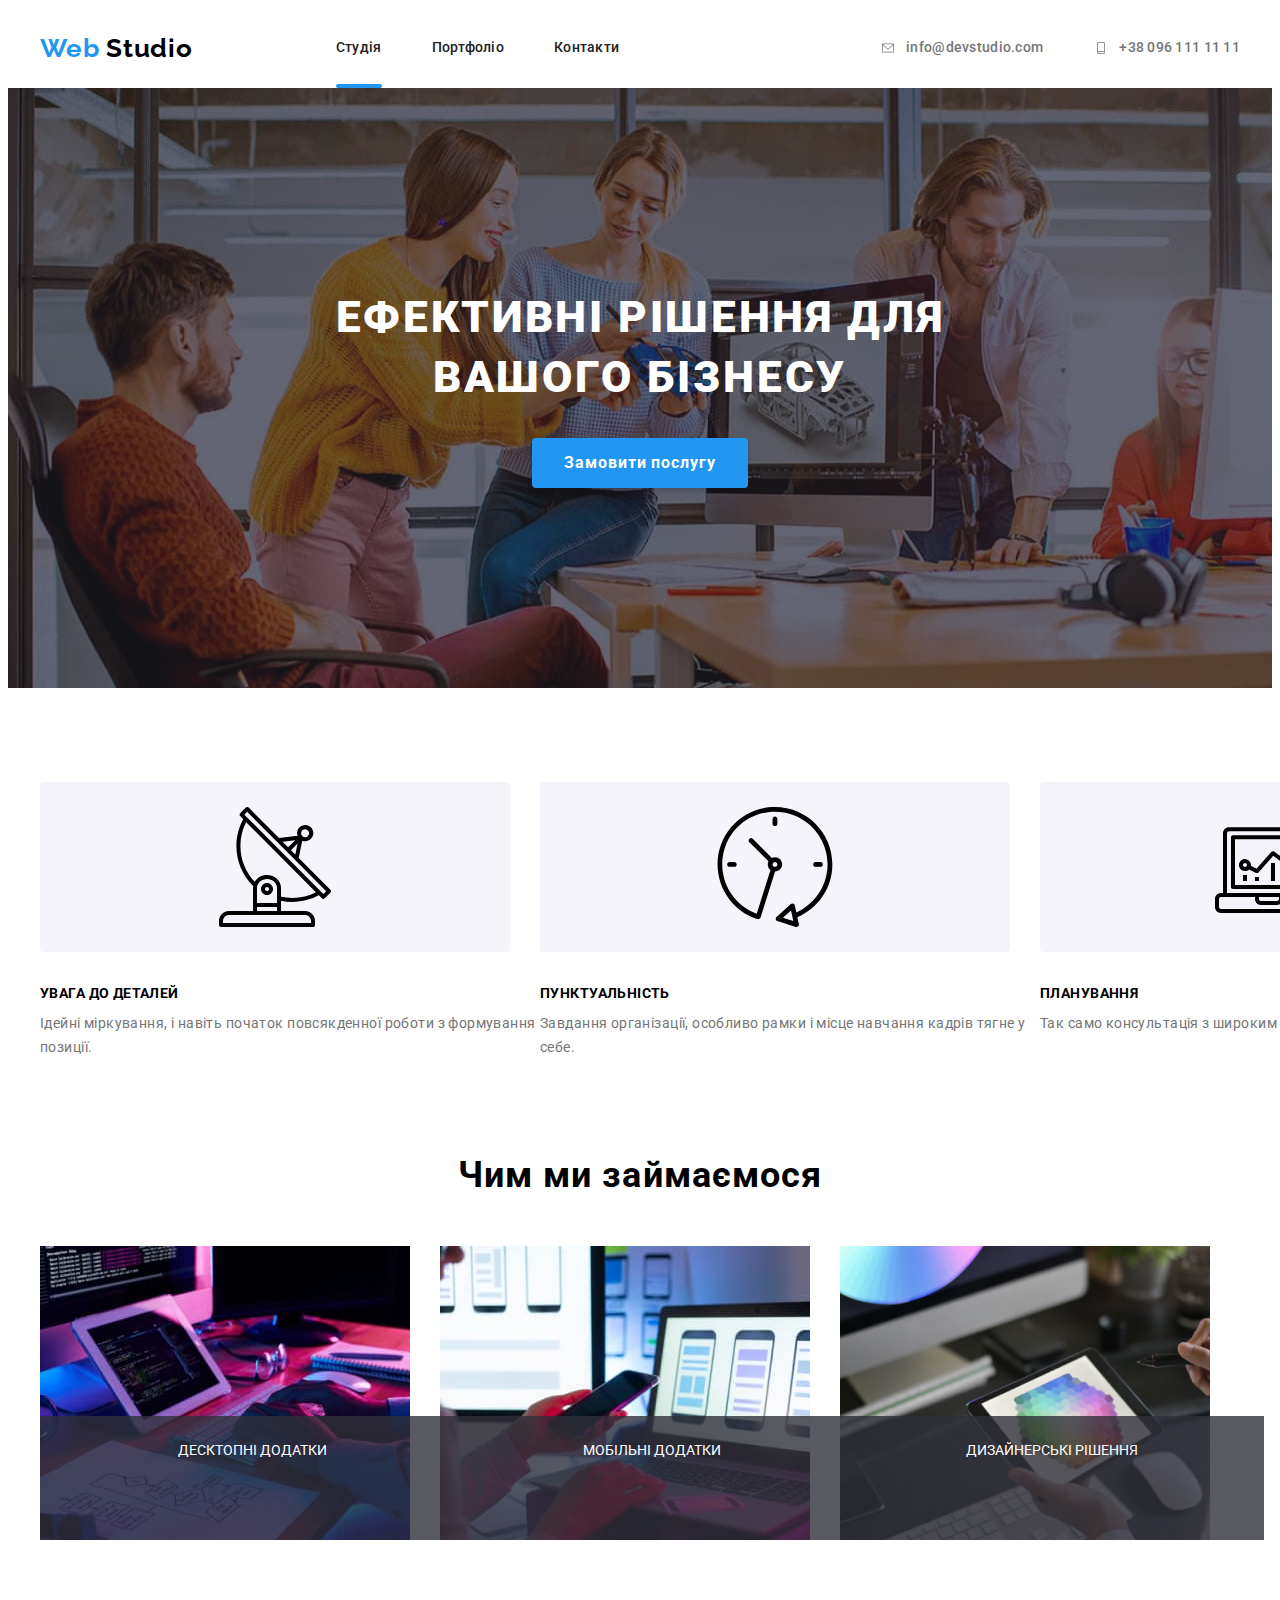
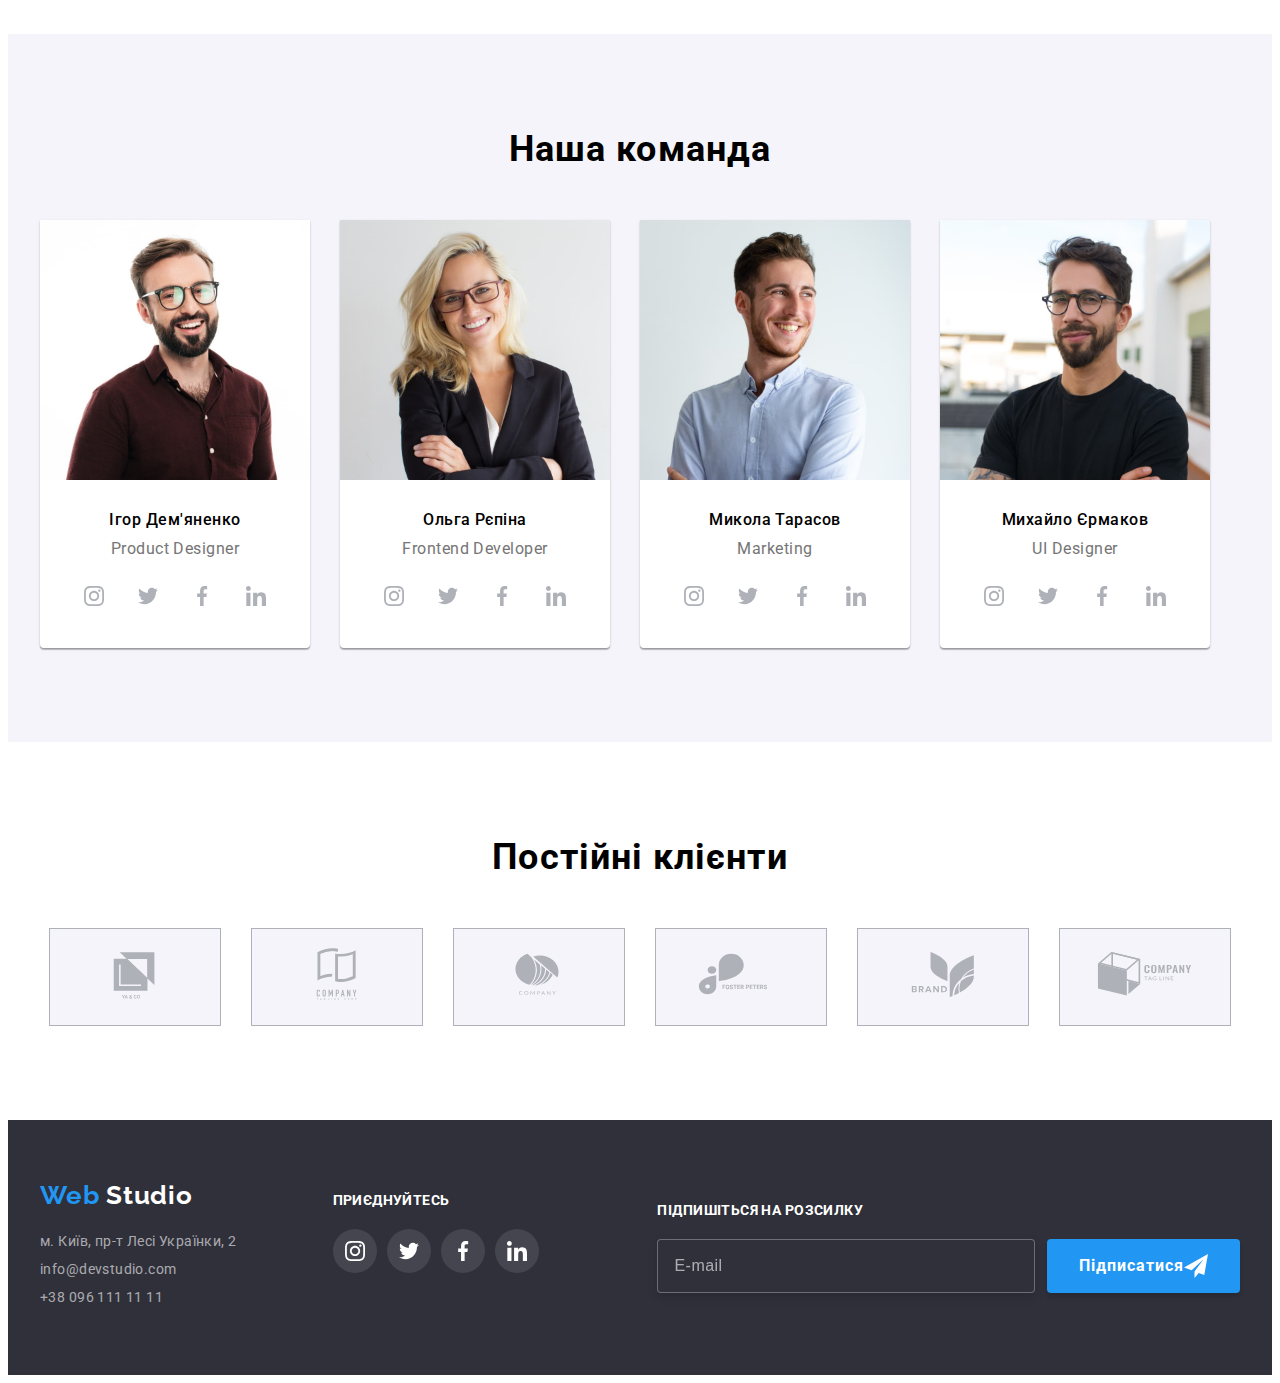
<file: index.html>
<!DOCTYPE html>
<html lang="uk">
  <head>
    <meta charset="UTF-8" />
    <meta http-equiv="X-UA-Compatible" content="IE=edge" />
    <meta name="viewport" content="width=device-width, initial-scale=1.0" />
    <title>WebStuio</title>
    <link rel="preconnect" href="https://fonts.googleapis.com" />
    <link rel="preconnect" href="https://fonts.gstatic.com" crossorigin />
    <link
      href="https://fonts.googleapis.com/css2?family=Raleway:wght@700&family=Roboto:wght@400;500;700;900&display=swap"
      rel="stylesheet"
    />
    <link
      rel="stylesheet"
      href="https://cdnjs.cloudflare.com/ajax/libs/modern-normalize/1.1.0/modern-normalize.min.css"
      integrity="sha512-wpPYUAdjBVSE4KJnH1VR1HeZfpl1ub8YT/NKx4PuQ5NmX2tKuGu6U/JRp5y+Y8XG2tV+wKQpNHVUX03MfMFn9Q=="
      crossorigin="anonymous"
      referrerpolicy="no-referrer"
    />
    <link rel="stylesheet" href="./css/main.min.css" />
  </head>
  <body>
    <!--Шапка сайта-->
    <header>
      <div class="container header-nav">
        <a href="./index.html" class="logo link">
          <span class="logo__web">Web</span>
          <span class="logo__studio">Studio</span>
        </a>
        <nav>
          <ul class="site-nav">
            <li class="site-nav__item">
              <a class="site-nav__link link current" href="./index.html">Студія</a>
            </li>
            <li class="site-nav__item">
              <a class="site-nav__link link" href="./portfolio.html">Портфоліо</a>
            </li>
            <li class="site-nav__item"><a class="site-nav__link link" href="#">Контакти</a></li>
          </ul>
        </nav>
        <ul class="header-contacts">
          <li class="header-contacts__item">
            <a href="mailto:info@devstudio.com" class="header-contacts__link link">
              <svg class="header-contacts__icon" width="16" height="12">
                <use href="./images/symbol-defs.svg#icon-envelope"></use>
              </svg>
              info@devstudio.com</a
            >
          </li>
          <li class="header-contacts__item">
            <a href="tel:+380961111111" class="header-contacts__link link">
              <svg class="header-contacts__icon" width="16" height="12">
                <use href="./images/symbol-defs.svg#icon-smartphone"></use>
              </svg>
              +38 096 111 11 11</a
            >
          </li>
        </ul>
      </div>
    </header>
    <main>
      <!-- Герой -->
      <section class="section hero">
        <div class="container">
          <h1 class="hero__title">Ефективні рішення для вашого бізнесу</h1>
          <button data-modal-open type="button" class="button">Замовити послугу</button>
        </div>
      </section>
      <!-- Модальне вікно -->
      <div data-modal class="backdrop is-hidden">
        <div class="modal">
          <button data-modal-close class="modal__close">
            <svg class="modal__icon" width="18" height="18">
              <use href="./images/symbol-defs.svg#icon-close-modal"></use>
            </svg>
          </button>
          <h2 class="modal__title">Залиште свої дані, ми вам передзвонимо</h2>
          <form class="form">
            <div class="line">
              <label for="name" class="line__label"> Ім'я</label>
              <div class="line__wrapper">
                <input type="text" class="line__input" name="wrapper" id="name" placeholder="" />
                <svg class="line__icon" width="18" height="18">
                  <use href="./images/symbol-defs.svg#icon-person"></use>
                </svg>
              </div>
            </div>
            <div class="line">
              <label for="tel" class="line__label">Телефон</label>
              <div class="line__wrapper">
                <input type="tel" class="line__input" name="phone" id="tel" placeholder="" />
                <svg class="line__icon" width="18" height="18">
                  <use href="./images/symbol-defs.svg#icon-phone"></use>
                </svg>
              </div>
            </div>
            <div class="line">
              <label for="mail" class="line__label">Пошта</label>
              <div class="line__wrapper">
                <input type="email" class="line__input" name="email" id="mail" placeholder="" />
                <svg class="line__icon" width="18" height="18">
                  <use href="./images/symbol-defs.svg#icon-email"></use>
                </svg>
              </div>
            </div>
            <div class="line">
              <label for="comment" class="line__label">Коментар</label>
              <textarea
                class="textarea-modal"
                name="textarea"
                id="comment"
                rows="8"
                placeholder="Введіть текст"
              ></textarea>
            </div>
            <div class="line check-line">
              <input
                checked
                type="checkbox"
                class="title-hide"
                name="agree"
                id="checkbox-agree"
                value="agree"
              />

              <label for="checkbox-agree" class="checkbox-agree">
                <span class="icon-wrapper">
                  <svg class="agree-icon" width="13" height="9">
                    <use href="./images/symbol-defs.svg#icon-check"></use>
                  </svg> </span
                >Погоджуюся з розсилкою та приймаю<a class="contract" href=""
                  >Умови договору</a
                ></label
              >
            </div>

            <button type="submit" class="button">Відправити</button>
          </form>
        </div>
      </div>
      <section class="section feateure">
        <div class="container">
          <!--Особливості h2 -->
          <h2 class="section-title title-hide">Особливості</h2>
          <ul class="feateure__list">
            <li class="feateure__item">
              <svg class="feateure__icon" width="270" height="120">
                <use href="./images/symbol-defs.svg#icon-antenna"></use>
              </svg>
              <h3 class="feateure__title">УВАГА ДО ДЕТАЛЕЙ</h3>
              <p class="feateure__text">
                Ідейні міркування, і навіть початок повсякденної роботи з формування позиції.
              </p>
            </li>
            <li class="feateure__item">
              <svg class="feateure__icon" width="270" height="120">
                <use href="./images/symbol-defs.svg#icon-clock"></use>
              </svg>
              <h3 class="feateure__title">ПУНКТУАЛЬНІСТЬ</h3>
              <p class="feateure__text">
                Завдання організації, особливо рамки і місце навчання кадрів тягне у себе.
              </p>
            </li>
            <li class="feateure__item">
              <svg class="feateure__icon" width="270" height="120">
                <use href="./images/symbol-defs.svg#icon-diagram"></use>
              </svg>
              <h3 class="feateure__title">ПЛАНУВАННЯ</h3>
              <p class="feateure__text">
                Так само консультація з широким активом значною мірою зумовлює.
              </p>
            </li>
            <li class="feateure__item">
              <svg class="feateure__icon" width="270" height="120">
                <use href="./images/symbol-defs.svg#icon-astronaut"></use>
              </svg>
              <h3 class="feateure__title">СУЧАСНІ ТЕХНОЛОГІЇ</h3>
              <p class="feateure__text">
                Значимість цих проблем настільки очевидна, що реалізація планових завдань.
              </p>
            </li>
          </ul>
        </div>
      </section>
      <section class="section work">
        <div class="container">
          <!--Чим ми займаємося-->
          <h2 class="section-title">Чим ми займаємося</h2>
          <ul class="work__list">
            <li class="work__item">
              <img
                class="work__link link"
                src="./images/desktop-applications.jpg"
                alt="десктопні додатки"
                width="370"
                height="294"
              />
              <p class="work__info">Десктопні додатки</p>
            </li>
            <li class="work__item">
              <img
                class="work__link link"
                src="./images/mobile-applications.jpg"
                alt="мобільні додатки"
                width="370"
                height="294"
              />
              <p class="work__info">Мобільні додатки</p>
            </li>
            <li class="work__item">
              <img
                class="work__link link"
                src="./images/design-solutions.jpg"
                alt="дизайнерські рішення"
                width="370"
                height="294"
              />
              <p class="work__info">Дизайнерські рішення</p>
            </li>
          </ul>
        </div>
      </section>
      <section class="section team">
        <div class="container">
          <!--Наша команда-->
          <h2 class="section-title">Наша команда</h2>
          <ul class="team__list">
            <li class="team__item">
              <img
                class="team__img link"
                src="./images/ihor.jpg"
                alt="Ігор Дем'яненко"
                width="270"
                height="260"
              />
              <h3 class="team__title">Ігор Дем'яненко</h3>
              <p class="team__text" lang="en">Product Designer</p>
              <ul class="social list">
                <li class="social__item">
                  <a href="#" class="social__link link">
                    <svg class="social__icon" width="20" height="20">
                      <use href="./images/symbol-defs.svg#icon-instagram"></use>
                    </svg>
                  </a>
                </li>
                <li class="social__item">
                  <a href="#" class="social__link link">
                    <svg class="social__icon" width="20" height="20">
                      <use href="./images/symbol-defs.svg#icon-twitter"></use>
                    </svg>
                  </a>
                </li>
                <li class="social__item">
                  <a href="#" class="social__link link">
                    <svg class="social__icon" width="20" height="20">
                      <use href="./images/symbol-defs.svg#icon-facebook"></use>
                    </svg>
                  </a>
                </li>
                <li class="social__item">
                  <a href="#" class="social__link link">
                    <svg class="social__icon" width="20" height="20">
                      <use href="./images/symbol-defs.svg#icon-linkedin"></use>
                    </svg>
                  </a>
                </li>
              </ul>
            </li>
            <li class="team__item">
              <img
                class="team__img link"
                src="./images/olga.jpg"
                alt="Ольга Рєпіна"
                width="270"
                height="260"
              />

              <h3 class="team__title">Ольга Рєпіна</h3>
              <p class="team__text" lang="en">Frontend Developer</p>
              <ul class="social list">
                <li class="social__item">
                  <a href="#" class="social__link link">
                    <svg class="icon" width="20" height="20">
                      <use href="./images/symbol-defs.svg#icon-instagram"></use>
                    </svg>
                  </a>
                </li>
                <li class="social__item">
                  <a href="#" class="social__link link">
                    <svg class="icon" width="20" height="20">
                      <use href="./images/symbol-defs.svg#icon-twitter"></use>
                    </svg>
                  </a>
                </li>
                <li class="social__item">
                  <a href="#" class="social__link link">
                    <svg class="icon" width="20" height="20">
                      <use href="./images/symbol-defs.svg#icon-facebook"></use>
                    </svg>
                  </a>
                </li>
                <li class="social__item">
                  <a href="#" class="social__link link">
                    <svg class="icon" width="20" height="20">
                      <use href="./images/symbol-defs.svg#icon-linkedin"></use>
                    </svg>
                  </a>
                </li>
              </ul>
            </li>
            <li class="team__item">
              <img
                class="team__img link"
                src="./images/mykola.jpg"
                alt="Микола Тарасов"
                width="270"
                height="260"
              />

              <h3 class="team__title">Микола Тарасов</h3>
              <p class="team__text" lang="en">Marketing</p>
              <ul class="social list">
                <li class="social__item">
                  <a href="#" class="social__link link">
                    <svg class="icon" width="20" height="20">
                      <use href="./images/symbol-defs.svg#icon-instagram"></use>
                    </svg>
                  </a>
                </li>
                <li class="social__item">
                  <a href="#" class="social__link link">
                    <svg class="icon" width="20" height="20">
                      <use href="./images/symbol-defs.svg#icon-twitter"></use>
                    </svg>
                  </a>
                </li>
                <li class="social__item">
                  <a href="#" class="social__link link">
                    <svg class="icon" width="20" height="20">
                      <use href="./images/symbol-defs.svg#icon-facebook"></use>
                    </svg>
                  </a>
                </li>
                <li class="social__item">
                  <a href="#" class="social__link link">
                    <svg class="icon" width="20" height="20">
                      <use href="./images/symbol-defs.svg#icon-linkedin"></use>
                    </svg>
                  </a>
                </li>
              </ul>
            </li>
            <li class="team__item">
              <img
                class="team__img link"
                src="./images/mukhail.jpg"
                alt="Михайло Єрмаков"
                width="270"
                height="260"
              />

              <h3 class="team__title">Михайло Єрмаков</h3>
              <p class="team__text" lang="en">UI Designer</p>
              <ul class="social list">
                <li class="social__item">
                  <a href="#" class="social__link link">
                    <svg class="icon" width="20" height="20">
                      <use href="./images/symbol-defs.svg#icon-instagram"></use>
                    </svg>
                  </a>
                </li>
                <li class="social__item">
                  <a href="#" class="social__link link">
                    <svg class="icon" width="20" height="20">
                      <use href="./images/symbol-defs.svg#icon-twitter"></use>
                    </svg>
                  </a>
                </li>
                <li class="social__item">
                  <a href="#" class="social__link link">
                    <svg class="icon" width="20" height="20">
                      <use href="./images/symbol-defs.svg#icon-facebook"></use>
                    </svg>
                  </a>
                </li>
                <li class="social__item">
                  <a href="#" class="social__link link">
                    <svg class="icon" width="20" height="20">
                      <use href="./images/symbol-defs.svg#icon-linkedin"></use>
                    </svg>
                  </a>
                </li>
              </ul>
            </li>
          </ul>
        </div>
      </section>

      <section class="section client">
        <div class="container">
          <!--Постійні клієнти-->
          <h2 class="section-title">Постійні клієнти</h2>
          <ul class="client">
            <li class="client__item">
              <a href="#" class="client__link">
                <svg class="client__icon" width="106" height="60">
                  <use href="./images/symbol-defs.svg#icon-client1"></use>
                </svg>
              </a>
            </li>
            <li class="client__item">
              <a href="" class="client__link">
                <svg class="client__icon" width="106" height="60">
                  <use href="./images/symbol-defs.svg#icon-client2"></use>
                </svg>
              </a>
            </li>
            <li class="client__item">
              <a href="" class="client__link">
                <svg class="client__icon" width="106" height="60">
                  <use href="./images/symbol-defs.svg#icon-client3"></use>
                </svg>
              </a>
            </li>
            <li class="client__item">
              <a href="" class="client__link">
                <svg class="client__icon" width="106" height="60">
                  <use href="./images/symbol-defs.svg#icon-client4"></use>
                </svg>
              </a>
            </li>
            <li class="client__item">
              <a href="" class="client__link">
                <svg class="client__icon" width="106" height="60">
                  <use href="./images/symbol-defs.svg#icon-client5"></use>
                </svg>
              </a>
            </li>
            <li class="client__item">
              <a href="" class="client__link">
                <svg class="client__icon" width="106" height="60">
                  <use href="./images/symbol-defs.svg#icon-client6"></use>
                </svg>
              </a>
            </li>
          </ul>
        </div>
      </section>
    </main>
    <footer class="footer">
      <div class="container footer__container">
        <!--Підвал-->
        <!-- <address> -->
        <div class="footer-contacts">
          <a href="/" class="logo footer__logo link">
            <span class="logo__web">Web</span>
            <span class="logo__studio logo__studio--inverse">Studio</span>
          </a>
          <address>
            <ul class="footer-address">
              <li class="footer-address__item">
                <a
                  class="footer-address__link link"
                  href="https://goo.gl/maps/bFHLWU3rUNsA4T5d9"
                  target="_blank"
                  rel="noopener noreferrer nofollow"
                  >м. Київ, пр-т Лесі Українки, 2</a
                >
              </li>
              <li class="footer-address__item">
                <a class="footer-address__link link" href="mailto:info@devstudio.com"
                  >info@devstudio.com</a
                >
              </li>
              <li class="footer-address__item">
                <a class="footer-address__link link" href="tel:+380961111111">+38 096 111 11 11</a>
              </li>
            </ul>
          </address>
        </div>
        <div class="footer-social">
          <h3 class="footer-title">приєднуйтесь</h3>
          <ul class="footer-social__list list">
            <li class="footer-social__item">
              <a href="#" class="footer-social__link link">
                <svg class="footer-social__icon" width="20" height="20">
                  <use href="./images/symbol-defs.svg#icon-instagram"></use>
                </svg>
              </a>
            </li>
            <li class="footer-social__item">
              <a href="#" class="footer-social__link link">
                <svg class="footer-social__icon" width="20" height="20">
                  <use href="./images/symbol-defs.svg#icon-twitter"></use>
                </svg>
              </a>
            </li>
            <li class="footer-social__item">
              <a href="#" class="footer-social__link link">
                <svg class="footer-social__icon" width="20" height="20">
                  <use href="./images/symbol-defs.svg#icon-facebook"></use>
                </svg>
              </a>
            </li>
            <li class="footer-social__item">
              <a href="#" class="footer-social__link link">
                <svg class="footer-social__icon" width="20" height="20">
                  <use href="./images/symbol-defs.svg#icon-linkedin"></use>
                </svg>
              </a>
            </li>
          </ul>
        </div>
        <div class="footer-form">
          <h3 class="footer-title">Підпишіться на розсилку</h3>
          <form>
            <div class="form-mail">
              <label for="email" class="form-mail__label"></label>
              <input
                type="email"
                class="form-mail__input"
                name="mail"
                placeholder="E-mail"
                id="email"
              />
              <button type="submit" class="button">
                Підписатися
                <svg class="button__icon" width="24" height="24">
                  <use href="./images/symbol-defs.svg#icon-send"></use>
                </svg>
              </button>
            </div>
          </form>
        </div>
      </div>
    </footer>
    <script src="./js/modal.js"></script>
  </body>
</html>
</file>
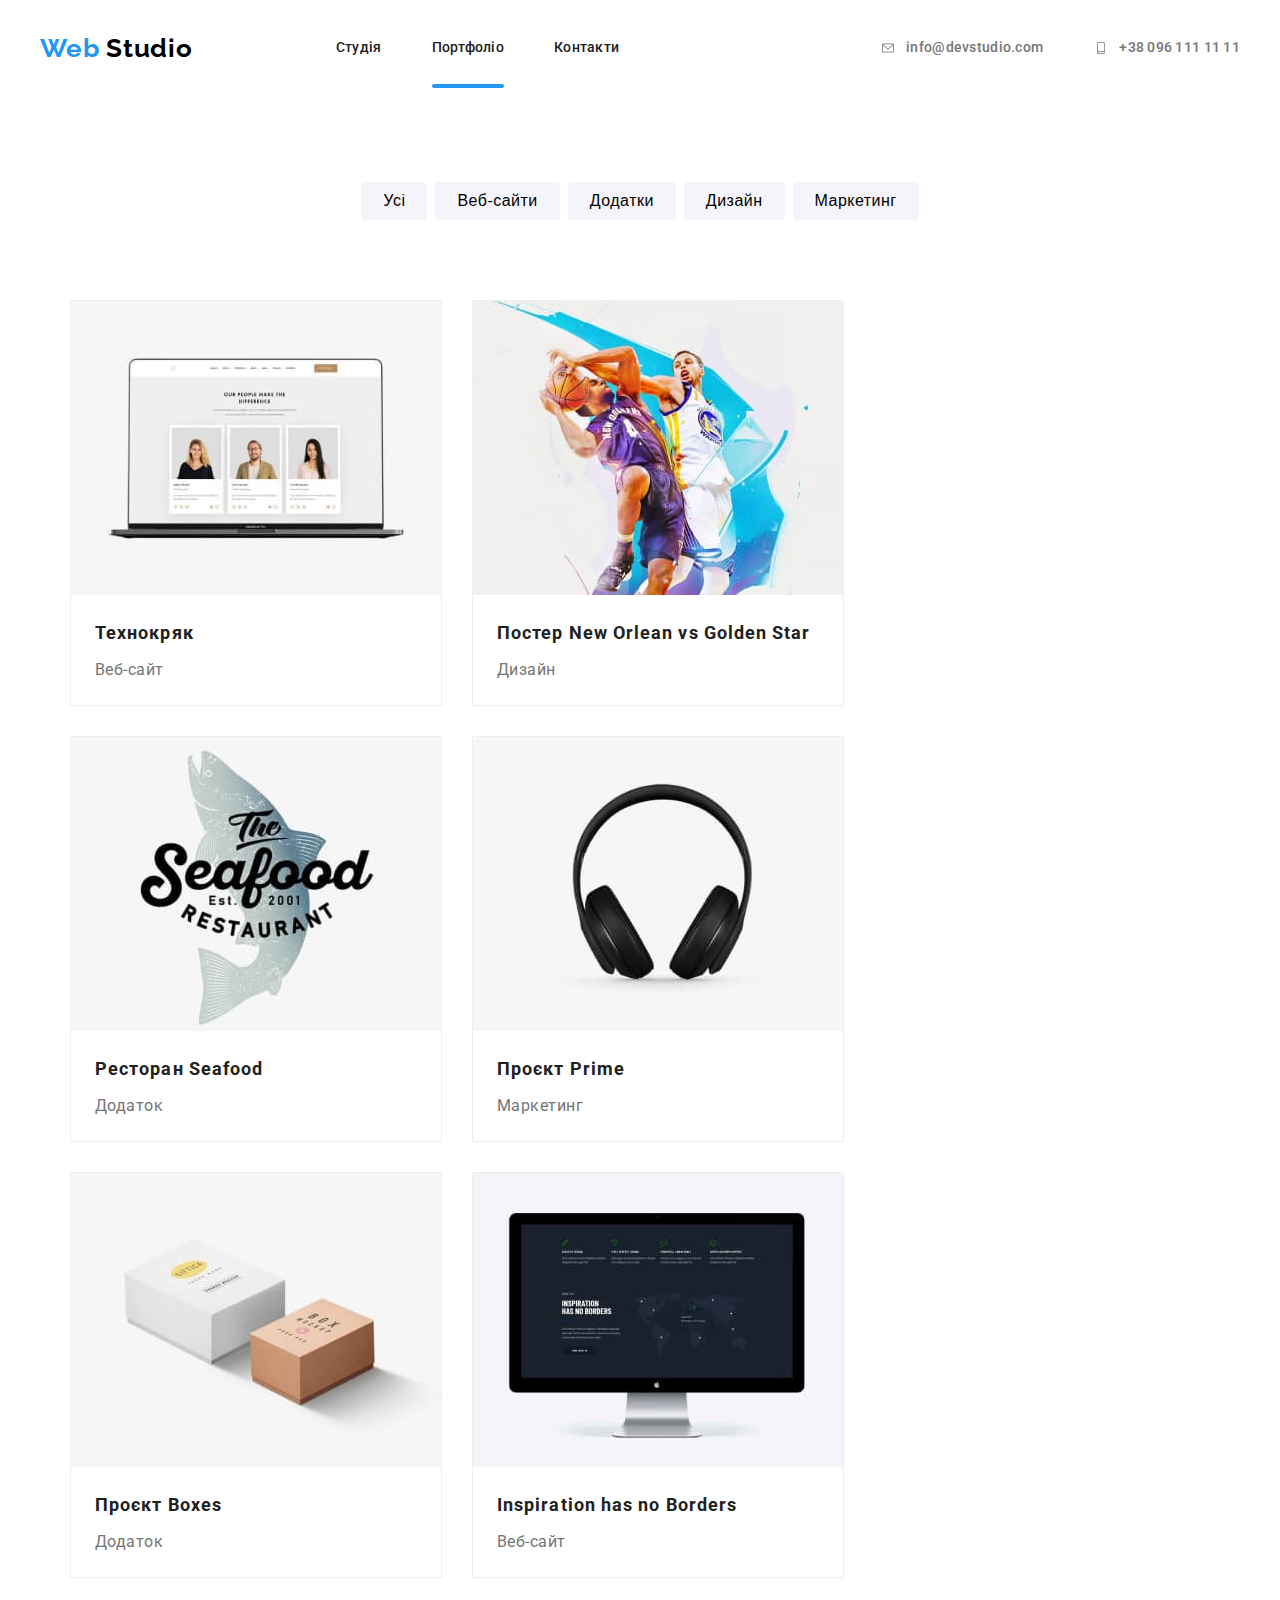
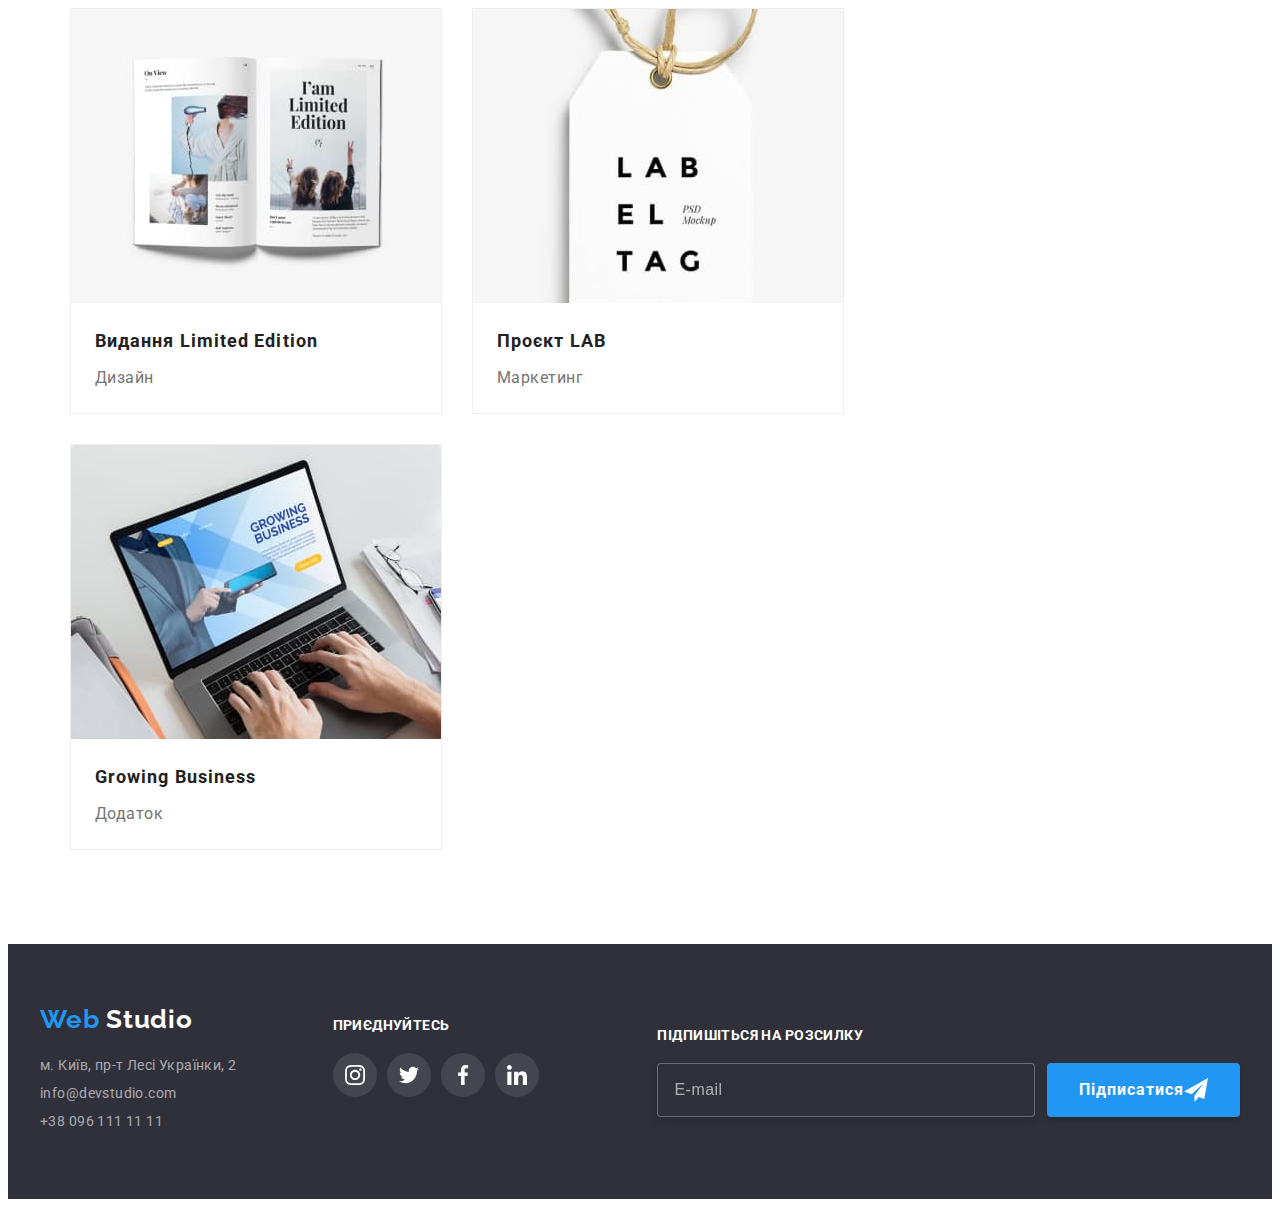
<file: portfolio.html>
<!DOCTYPE html>
<html lang="uk">
  <head>
    <meta charset="UTF-8" />
    <meta http-equiv="X-UA-Compatible" content="IE=edge" />
    <meta name="viewport" content="width=device-width, initial-scale=1.0" />
    <title>WebStuio</title>
    <link rel="preconnect" href="https://fonts.googleapis.com" />
    <link rel="preconnect" href="https://fonts.gstatic.com" crossorigin />
    <link
      href="https://fonts.googleapis.com/css2?family=Raleway:wght@700&family=Roboto:wght@400;500;700;900&display=swap"
      rel="stylesheet"
    />
    <link
      rel="stylesheet"
      href="https://cdnjs.cloudflare.com/ajax/libs/modern-normalize/1.1.0/modern-normalize.min.css"
      integrity="sha512-wpPYUAdjBVSE4KJnH1VR1HeZfpl1ub8YT/NKx4PuQ5NmX2tKuGu6U/JRp5y+Y8XG2tV+wKQpNHVUX03MfMFn9Q=="
      crossorigin="anonymous"
      referrerpolicy="no-referrer"
    />
    <link rel="stylesheet" href="./css/main.min.css" />
  </head>
  <body>
    <!--Шапка сайта-->
    <header>
      <div class="container header-nav">
        <a href="./index.html" class="logo link">
          <span class="logo__web">Web</span>
          <span class="logo__studio">Studio</span>
        </a>
        <nav>
          <ul class="site-nav">
            <li class="site-nav__item">
              <a class="site-nav__link link" href="./index.html">Студія</a>
            </li>
            <li class="site-nav__item">
              <a class="site-nav__link link current" href="./portfolio.html">Портфоліо</a>
            </li>
            <li class="site-nav__item"><a class="site-nav__link link" href="#">Контакти</a></li>
          </ul>
        </nav>
        <ul class="header-contacts">
          <li class="header-contacts__item">
            <a href="mailto:info@devstudio.com" class="header-contacts__link link">
              <svg class="header-contacts__icon" width="16" height="12">
                <use href="./images/symbol-defs.svg#icon-envelope"></use>
              </svg>
              info@devstudio.com</a
            >
          </li>
          <li class="header-contacts__item">
            <a href="tel:+380961111111" class="header-contacts__link link">
              <svg class="header-contacts__icon" width="16" height="12">
                <use href="./images/symbol-defs.svg#icon-smartphone"></use>
              </svg>
              +38 096 111 11 11</a
            >
          </li>
        </ul>
      </div>
    </header>
    <!-- <main> -->
    <main>
      <section class="section portfolio">
        <div class="container">
          <!-- Портфоліо h1 -->
          <h1 class="title-hide">Портфоліо</h1>
          <ul class="portfolio__nav">
            <li class="portfolio__item item">
              <button type="button" class="portfolio__button">Усі</button>
            </li>
            <li class="portfolio__item item">
              <button type="button" class="portfolio__button">Веб-сайти</button>
            </li>
            <li class="portfolio__item item">
              <button type="button" class="portfolio__button">Додатки</button>
            </li>
            <li class="portfolio__item item">
              <button type="button" class="portfolio__button">Дизайн</button>
            </li>
            <li class="portfolio__item item">
              <button type="button" class="portfolio__button">Маркетинг</button>
            </li>
          </ul>
        </div>

        <div class="container card">
          <ul class="card__set">
            <li class="card__item item">
              <article class="card__article">
                <div class="card__thumb">
                  <img src="./images/project1.jpg" alt="веб сайт" width="370" height="294" />
                  <p class="card__info">
                    Ресурс пропонує комплексні пропозиції з різним рівнем функціоналу та сервісів.
                    Все це дозволить відвідувачу отримати вичерпні відомості про компанію чи
                    приватну особу.
                  </p>
                </div>

                <div class="card__content">
                  <h2 class="card__heading">Технокряк</h2>
                  <p class="card__text">Веб-сайт</p>
                </div>
              </article>
            </li>

            <li class="card__item item">
              <article class="card__article">
                <div class="card__thumb">
                  <img src="./images/project2.jpg" alt="Гра в баскитбол" width="370" height="294" />
                  <p class="card__info">
                    Ресурс пропонує комплексні пропозиції з різним рівнем функціоналу та сервісів.
                    Все це дозволить відвідувачу отримати вичерпні відомості про компанію чи
                    приватну особу.
                  </p>
                </div>

                <div class="card__content">
                  <h2 class="card__heading">Постер New Orlean vs Golden Star</h2>
                  <p class="card__text">Дизайн</p>
                </div>
              </article>
            </li>

            <li class="card__item item">
              <article class="card__article">
                <div class="card__thumb">
                  <img
                    src="./images/project3.jpg"
                    alt="Логотип ресторану"
                    width="370"
                    height="294"
                  />
                  <p class="card__info">
                    Ресурс пропонує комплексні пропозиції з різним рівнем функціоналу та сервісів.
                    Все це дозволить відвідувачу отримати вичерпні відомості про компанію чи
                    приватну особу.
                  </p>
                </div>

                <div class="card__content">
                  <h2 class="card__heading">Ресторан Seafood</h2>
                  <p class="card__text">Додаток</p>
                </div>
              </article>
            </li>

            <li class="card__item item">
              <article class="card__article">
                <div class="card__thumb">
                  <img
                    src="./images/project4.jpg"
                    alt="Навушники акустичні"
                    width="370"
                    height="294"
                  />
                  <p class="card__info">
                    Ресурс пропонує комплексні пропозиції з різним рівнем функціоналу та сервісів.
                    Все це дозволить відвідувачу отримати вичерпні відомості про компанію чи
                    приватну особу.
                  </p>
                </div>

                <div class="card__content">
                  <h2 class="card__heading">Проєкт Prime</h2>
                  <p class="card__text">Маркетинг</p>
                </div>
              </article>
            </li>

            <li class="card__item item">
              <article class="card__article">
                <div class="card__thumb">
                  <img src="./images/project5.jpg" alt="Коробки" width="370" height="294" />
                  <p class="card__info">
                    Ресурс пропонує комплексні пропозиції з різним рівнем функціоналу та сервісів.
                    Все це дозволить відвідувачу отримати вичерпні відомості про компанію чи
                    приватну особу.
                  </p>
                </div>

                <div class="card__content">
                  <h2 class="card__heading">Проєкт Boxes</h2>
                  <p class="card__text">Додаток</p>
                </div>
              </article>
            </li>

            <li class="card__item item">
              <article class="card__article">
                <div class="card__thumb">
                  <img src="./images/project6.jpg" alt="Веб сайт" width="370" height="294" />
                  <p class="card__info">
                    Ресурс пропонує комплексні пропозиції з різним рівнем функціоналу та сервісів.
                    Все це дозволить відвідувачу отримати вичерпні відомості про компанію чи
                    приватну особу.
                  </p>
                </div>

                <div class="card__content">
                  <h2 class="card__heading">Inspiration has no Borders</h2>
                  <p class="card__text">Веб-сайт</p>
                </div>
              </article>
            </li>

            <li class="card__item item">
              <article class="card__article">
                <div class="card__thumb">
                  <img
                    src="./images/project7.jpg"
                    alt="Глянцевий журнал"
                    width="370"
                    height="294"
                  />
                  <p class="card__info">
                    Ресурс пропонує комплексні пропозиції з різним рівнем функціоналу та сервісів.
                    Все це дозволить відвідувачу отримати вичерпні відомості про компанію чи
                    приватну особу.
                  </p>
                </div>

                <div class="card__content">
                  <h2 class="card__heading">Видання Limited Edition</h2>
                  <p class="card__text">Дизайн</p>
                </div>
              </article>
            </li>

            <li class="card__item item">
              <article class="card__article">
                <div class="card__thumb">
                  <img src="./images/project8.jpg" alt="Логотип проекту" width="370" height="294" />
                  <p class="card__info">
                    Ресурс пропонує комплексні пропозиції з різним рівнем функціоналу та сервісів.
                    Все це дозволить відвідувачу отримати вичерпні відомості про компанію чи
                    приватну особу.
                  </p>
                </div>

                <div class="card__content">
                  <h2 class="card__heading">Проєкт LAB</h2>
                  <p class="card__text">Маркетинг</p>
                </div>
              </article>
            </li>

            <li class="card__item item">
              <article class="card__article">
                <div class="card__thumb">
                  <img
                    src="./images/project9.jpg"
                    alt="додаток відкитий на ноутбуці"
                    width="370"
                    height="294"
                  />
                  <p class="card__info">
                    Ресурс пропонує комплексні пропозиції з різним рівнем функціоналу та сервісів.
                    Все це дозволить відвідувачу отримати вичерпні відомості про компанію чи
                    приватну особу.
                  </p>
                </div>

                <div class="card__content">
                  <h2 class="card__heading">Growing Business</h2>
                  <p class="card__text">Додаток</p>
                </div>
              </article>
            </li>
          </ul>
        </div>
      </section>
    </main>
    <footer class="footer">
      <div class="container footer__container">
        <!--Підвал-->
        <!-- <address> -->
        <div class="footer-contacts">
          <a href="/" class="logo footer__logo link">
            <span class="logo__web">Web</span>
            <span class="logo__studio logo__studio--inverse">Studio</span>
          </a>
          <address>
            <ul class="footer-address">
              <li class="footer-address__item">
                <a
                  class="footer-address__link link"
                  href="https://goo.gl/maps/bFHLWU3rUNsA4T5d9"
                  target="_blank"
                  rel="noopener noreferrer nofollow"
                  >м. Київ, пр-т Лесі Українки, 2</a
                >
              </li>
              <li class="footer-address__item">
                <a class="footer-address__link link" href="mailto:info@devstudio.com"
                  >info@devstudio.com</a
                >
              </li>
              <li class="footer-address__item">
                <a class="footer-address__link link" href="tel:+380961111111">+38 096 111 11 11</a>
              </li>
            </ul>
          </address>
        </div>
        <div class="footer-social">
          <h3 class="footer-title">приєднуйтесь</h3>
          <ul class="footer-social__list list">
            <li class="footer-social__item">
              <a href="#" class="footer-social__link link">
                <svg class="footer-social__icon" width="20" height="20">
                  <use href="./images/symbol-defs.svg#icon-instagram"></use>
                </svg>
              </a>
            </li>
            <li class="footer-social__item">
              <a href="#" class="footer-social__link link">
                <svg class="footer-social__icon" width="20" height="20">
                  <use href="./images/symbol-defs.svg#icon-twitter"></use>
                </svg>
              </a>
            </li>
            <li class="footer-social__item">
              <a href="#" class="footer-social__link link">
                <svg class="footer-social__icon" width="20" height="20">
                  <use href="./images/symbol-defs.svg#icon-facebook"></use>
                </svg>
              </a>
            </li>
            <li class="footer-social__item">
              <a href="#" class="footer-social__link link">
                <svg class="footer-social__icon" width="20" height="20">
                  <use href="./images/symbol-defs.svg#icon-linkedin"></use>
                </svg>
              </a>
            </li>
          </ul>
        </div>
        <div class="footer-form">
          <h3 class="footer-title">Підпишіться на розсилку</h3>
          <form>
            <div class="form-mail">
              <label for="email" class="form-mail__label"></label>
              <input
                type="email"
                class="form-mail__input"
                name="mail"
                placeholder="E-mail"
                id="email"
              />
              <button type="submit" class="button">
                Підписатися
                <svg class="button__icon" width="24" height="24">
                  <use href="./images/symbol-defs.svg#icon-send"></use>
                </svg>
              </button>
            </div>
          </form>
        </div>
      </div>
    </footer>
  </body>
</html>
</file>
<file: css/main.min.css>
body{color:var(--primary-text-color);font-family:Roboto,sans-serif}.container{max-width:1200px;margin:0 auto;padding:0 15px;width:100%}.link{text-decoration:none}h1,h2,h3,h4,h5,h6,p{padding:0;margin:0}ul{padding:0;margin:0;list-style:none}img{display:block;max-width:100%;height:auto}.section{padding:94px 0}.title-hide{pointer-events:none;position:absolute;width:1px;height:1px;margin:-1px;border:0;padding:0;white-space:nowrap;-webkit-clip-path:inset(100%);clip-path:inset(100%);clip:rect(0 0 0 0);overflow:hidden}.section{padding:94px 0}.section-title{text-align:center;margin-bottom:50px;font-size:36px;line-height:1.17;letter-spacing:.03em}.current::after{display:block;position:absolute;bottom:0;right:0;content:"";width:100%;height:4px;background-color:#2196f3;border-radius:2px}.button{padding:10px 32px;font-family:inherit;font-weight:700;font-size:16px;line-height:1.88;-webkit-box-align:center;-ms-flex-align:center;align-items:center;text-align:center;letter-spacing:.06em;cursor:pointer;background:#2196f3;-webkit-box-shadow:0px 4px 4px rgba(0,0,0,.15);box-shadow:0px 4px 4px rgba(0,0,0,.15);color:#fff;border:none;border-radius:4px}.form .button{display:block;margin:0 auto}.backdrop{position:fixed;top:0;left:0;width:100%;height:100%;z-index:100;background:rgba(0,0,0,.2);-webkit-transition:opacity 250ms cubic-bezier(0.4, 0, 0.2, 1),visibility 250ms cubic-bezier(0.4, 0, 0.2, 1);transition:opacity 250ms cubic-bezier(0.4, 0, 0.2, 1),visibility 250ms cubic-bezier(0.4, 0, 0.2, 1)}.modal{display:block;position:absolute;padding:40px;top:50%;left:50%;-webkit-transform:translate(-50%, -50%);transform:translate(-50%, -50%);opacity:1;max-width:528px;width:100%;background-color:#fff;-webkit-transition:-webkit-transform 250ms cubic-bezier(0.4, 0, 0.2, 1);transition:-webkit-transform 250ms cubic-bezier(0.4, 0, 0.2, 1);transition:transform 250ms cubic-bezier(0.4, 0, 0.2, 1);transition:transform 250ms cubic-bezier(0.4, 0, 0.2, 1), -webkit-transform 250ms cubic-bezier(0.4, 0, 0.2, 1)}.modal__close{position:absolute;width:30px;height:30px;top:8px;right:8px;padding:6px;border-radius:50%;display:-webkit-box;display:-ms-flexbox;display:flex;-webkit-box-align:center;-ms-flex-align:center;align-items:center;-webkit-box-pack:center;-ms-flex-pack:center;justify-content:center;cursor:pointer;background:#fff;border:1px solid rgba(0,0,0,.1);-webkit-transition:fill 250ms cubic-bezier(0.4, 0, 0.2, 1),border 250ms cubic-bezier(0.4, 0, 0.2, 1);transition:fill 250ms cubic-bezier(0.4, 0, 0.2, 1),border 250ms cubic-bezier(0.4, 0, 0.2, 1)}.modal__close:hover,.modal__close:focus{fill:#2196f3;border:1px solid #2196f3}.modal__title{margin-bottom:12px;font-size:20px;line-height:23px;text-align:center;letter-spacing:.03em}.is-hidden{visibility:hidden;opacity:0;pointer-events:none}.backdrop.is-hidden .modal{-webkit-transform:translate(-50%, -50%) scale(1.3);transform:translate(-50%, -50%) scale(1.3)}.line{display:-webkit-box;display:-ms-flexbox;display:flex;-webkit-box-orient:vertical;-webkit-box-direction:normal;-ms-flex-direction:column;flex-direction:column;margin-bottom:10px;cursor:pointer}.line:last-child{margin-bottom:20px}.line__label{font-size:12px;line-height:1.17;letter-spacing:.01em;color:#757575;margin-bottom:4px}.line__wrapper{position:relative;margin-bottom:10px}.line__icon{position:absolute;top:50%;left:12px;-webkit-transform:translateY(-50%);transform:translateY(-50%);fill:#212121;-webkit-transition:fill 250ms cubic-bezier(0.4, 0, 0.2, 1);transition:fill 250ms cubic-bezier(0.4, 0, 0.2, 1)}.line__input{width:100%;height:40px;padding-left:42px;border:1px solid rgba(33,33,33,.2);border-radius:4px;outline:none}.line__input:focus+.line__icon{fill:#2196f3}.line__input:focus{border-color:#2196f3}.textarea-modal{height:120px;resize:none;padding:12px 16px;font-size:16px;line-height:1.19;letter-spacing:.03em;color:#757575;border:1px solid rgba(33,33,33,.2);border-radius:4px;outline:none;margin-bottom:20px;-webkit-transition:border 250ms cubic-bezier(0.4, 0, 0.2, 1);transition:border 250ms cubic-bezier(0.4, 0, 0.2, 1)}.textarea-modal:focus{border-color:#2196f3}.checkbox-agree{display:-webkit-box;display:-ms-flexbox;display:flex;-webkit-box-align:center;-ms-flex-align:center;align-items:center}.checkbox-agree .icon-wrapper{width:16px;height:15px;border:2px solid #000;border-radius:2px;margin-right:8px;display:-webkit-box;display:-ms-flexbox;display:flex;-webkit-box-align:center;-ms-flex-align:center;align-items:center;-webkit-box-pack:center;-ms-flex-pack:center;justify-content:center}.checkbox-agree .agree-icon{fill:rgba(0,0,0,0)}.check-line input:checked+.checkbox-agree .icon-wrapper{background-color:#2196f3;border:none}.check-line input:checked+.checkbox-agree .agree-icon{fill:#fff}.contract{padding-left:4px;font-size:14px;line-height:24px;letter-spacing:.03em;-webkit-text-decoration-line:underline;text-decoration-line:underline}.header-nav{display:-webkit-box;display:-ms-flexbox;display:flex;-webkit-box-align:center;-ms-flex-align:center;align-items:center}.logo{display:inline-block;font-family:Raleway,sans-serif;font-weight:700;font-size:26px;line-height:1.19;letter-spacing:.03em}.logo__web{color:#2196f3}.logo__studio{color:#000}.site-nav{margin-left:93px;display:-webkit-box;display:-ms-flexbox;display:flex}.site-nav__link{display:block;padding:32px 0;font-weight:500;font-size:14px;line-height:1.14;letter-spacing:.02em;position:relative;color:#212121;-webkit-transition:color 250ms cubic-bezier(0.4, 0, 0.2, 1);transition:color 250ms cubic-bezier(0.4, 0, 0.2, 1)}.site-nav__link:hover,.site-nav__link:focus{color:#2196f3}.site-nav__link:current{color:#2196f3}.site-nav__item{margin-left:50px}.header-contacts{margin-left:auto;display:-webkit-box;display:-ms-flexbox;display:flex;-webkit-box-pack:end;-ms-flex-pack:end;justify-content:flex-end}.header-contacts__icon{margin-right:10px;fill:currentColor}.header-contacts__icon{margin-right:10px;fill:currentColor}.header-contacts__link{display:-webkit-box;display:-ms-flexbox;display:flex;-webkit-box-align:center;-ms-flex-align:center;align-items:center;color:#757575;font-weight:500;font-size:14px;line-height:1.14;letter-spacing:.02em;-webkit-transition:color 250ms cubic-bezier(0.4, 0, 0.2, 1);transition:color 250ms cubic-bezier(0.4, 0, 0.2, 1)}.header-contacts__link:hover,.header-contacts__link:focus{color:#2196f3}.header-contacts__item{margin-left:50px}.hero{padding:200px 0;text-align:center;max-width:1600px;margin:0 auto;background-image:-webkit-gradient(linear, left top, right top, from(rgba(47, 48, 58, 0.4)), to(rgba(47, 48, 58, 0.4))),url(../images/hero-bg.jpg);background-image:linear-gradient(to right, rgba(47, 48, 58, 0.4), rgba(47, 48, 58, 0.4)),url(../images/hero-bg.jpg);background-color:#c4c4c4}.hero__title{max-width:696px;margin:0 auto 30px;color:#fff;font-weight:900;font-size:44px;line-height:1.36;letter-spacing:.06em;text-transform:uppercase}.feateure{padding-bottom:0}.feateure__list{display:-webkit-box;display:-ms-flexbox;display:flex}.feateure__icon{padding:25px 100px;background:#f5f4fa;border-radius:4px;margin:0 30px 30px 0}.feateure__icon:last-child{margin-right:0}.feateure__title{margin-bottom:10px;font-size:14px;line-height:1.14;letter-spacing:.03em;text-transform:uppercase}.feateure__text{font-size:14px;line-height:1.71;letter-spacing:.03em;color:#757575}.work{padding-bottom:94px}.work__list{display:-webkit-box;display:-ms-flexbox;display:flex}.work__item{position:relative}.work__item:not(:last-child){margin-right:30px}.work__info{position:absolute;bottom:0;left:0;padding:27px;font-size:14px;line-height:1.14;text-transform:uppercase;text-align:center;color:#fff;width:370px;height:70px;background:rgba(47,48,58,.8)}.team{-webkit-box-sizing:content-box;box-sizing:content-box;background:#f5f4fa}.team__list{display:-webkit-box;display:-ms-flexbox;display:flex}.team__item{max-width:270px;text-align:center;background:#fff;-webkit-box-shadow:0px 1px 3px rgba(0,0,0,.12),0px 1px 1px rgba(0,0,0,.14),0px 2px 1px rgba(0,0,0,.2);box-shadow:0px 1px 3px rgba(0,0,0,.12),0px 1px 1px rgba(0,0,0,.14),0px 2px 1px rgba(0,0,0,.2);border-radius:0px 0px 4px 4px}.team__item:not(:last-child){margin-right:30px}.team__text{margin:10px 0 16px;font-size:16px;line-height:1.19;letter-spacing:.03em;color:#757575}.team__title{margin-top:30px;font-weight:500;font-size:16px;line-height:1.19;letter-spacing:.03em}.social{display:-webkit-box;display:-ms-flexbox;display:flex;-webkit-box-pack:center;-ms-flex-pack:center;justify-content:center}.social__item{width:44px;height:44px;margin-bottom:30px;background-color:#fff;margin-right:10px}.social__item:last-child{margin-right:0}.social__link{width:100%;height:100%;display:-webkit-box;display:-ms-flexbox;display:flex;-webkit-box-align:center;-ms-flex-align:center;align-items:center;-webkit-box-pack:center;-ms-flex-pack:center;justify-content:center;border-radius:50%;cursor:pointer;fill:#afb1b8;-webkit-transition:background-color 250ms cubic-bezier(0.4, 0, 0.2, 1),fill 250ms cubic-bezier(0.4, 0, 0.2, 1);transition:background-color 250ms cubic-bezier(0.4, 0, 0.2, 1),fill 250ms cubic-bezier(0.4, 0, 0.2, 1)}.social__link:hover,.social__link:focus{background-color:#2196f3;fill:#fff}.client{display:-webkit-box;display:-ms-flexbox;display:flex;-webkit-box-align:center;-ms-flex-align:center;align-items:center;-webkit-box-pack:center;-ms-flex-pack:center;justify-content:center}.client__link{display:block;padding:16px 32px;border:1px solid #afb1b8;fill:#afb1b8;-webkit-transition:fill 250ms cubic-bezier(0.4, 0, 0.2, 1),border 250ms cubic-bezier(0.4, 0, 0.2, 1);transition:fill 250ms cubic-bezier(0.4, 0, 0.2, 1),border 250ms cubic-bezier(0.4, 0, 0.2, 1)}.client__item{margin-right:30px;background-color:#f5f4fa;cursor:pointer}.client__item:last-child{margin-right:0}.client__link:hover,.client__link:focus{fill:#2196f3;border:1px solid #2196f3}.portfolio__nav{display:-webkit-box;display:-ms-flexbox;display:flex;-webkit-box-pack:center;-ms-flex-pack:center;justify-content:center;margin-bottom:50px;gap:8px}.portfolio__button{background:#f5f4fa;border-radius:4px;border:none;font-size:16px;line-height:1.63;text-align:center;letter-spacing:.03em;cursor:pointer;padding:6px 22px;-webkit-transition:background-color 250ms cubic-bezier(0.4, 0, 0.2, 1),color 250ms cubic-bezier(0.4, 0, 0.2, 1);transition:background-color 250ms cubic-bezier(0.4, 0, 0.2, 1),color 250ms cubic-bezier(0.4, 0, 0.2, 1)}.portfolio__button:hover,.portfolio__button:focus{background-color:#2196f3;color:#fff}.card__set{display:-webkit-box;display:-ms-flexbox;display:flex;-ms-flex-wrap:wrap;flex-wrap:wrap}.card__item{background:#fff;border:1px solid #eee;-ms-flex-preferred-size:calc(33.3333333333% - 30px);flex-basis:calc(33.3333333333% - 30px);margin-left:30px;margin-top:30px}.card__article{border-radius:4px;overflow:hidden;height:100%}.card__article:hover{-webkit-box-shadow:0px 1px 3px rgba(0,0,0,.12),0px 1px 1px rgba(0,0,0,.14),0px 2px 1px rgba(0,0,0,.2);box-shadow:0px 1px 3px rgba(0,0,0,.12),0px 1px 1px rgba(0,0,0,.14),0px 2px 1px rgba(0,0,0,.2)}.card__content{padding:20px 24px}.card__heading{font-size:18px;line-height:2;letter-spacing:.06em;color:#212121}.card__text{margin-top:4px;font-size:16px;line-height:1.88;letter-spacing:.03em;color:#757575}.card__thumb{position:relative;overflow:hidden}.card__info{position:absolute;bottom:0;left:0;overflow:auto;padding:63px 24px;font-size:18px;line-height:1.56;letter-spacing:.03em;color:#fff;background:rgba(33,150,243,.9);-webkit-transform:translateY(100%);transform:translateY(100%);-webkit-transition:-webkit-transform 250ms cubic-bezier(0.4, 0, 0.2, 1);transition:-webkit-transform 250ms cubic-bezier(0.4, 0, 0.2, 1);transition:transform 250ms cubic-bezier(0.4, 0, 0.2, 1);transition:transform 250ms cubic-bezier(0.4, 0, 0.2, 1), -webkit-transform 250ms cubic-bezier(0.4, 0, 0.2, 1)}.card__item:hover .card__info{-webkit-transform:translateY(0);transform:translateY(0)}.footer{padding:60px 0;background-color:#2f303a}.footer__container{display:-webkit-box;display:-ms-flexbox;display:flex;-webkit-box-align:center;-ms-flex-align:center;align-items:center;-webkit-box-pack:justify;-ms-flex-pack:justify;justify-content:space-between}.footer__logo{margin-bottom:20px}.logo__studio--inverse{color:#fff}.footer-address__link{font-style:normal;font-size:14px;line-height:1.17;letter-spacing:.03em;color:rgba(255,255,255,.6);-webkit-transition:color 250ms cubic-bezier(0.4, 0, 0.2, 1);transition:color 250ms cubic-bezier(0.4, 0, 0.2, 1)}.footer-address__item{margin-bottom:9px}.footer-address__link:hover,.footer-address__link:focus{color:#fff}.footer-social{margin-left:70px}.footer-social__list{display:-webkit-box;display:-ms-flexbox;display:flex;-webkit-box-pack:center;-ms-flex-pack:center;justify-content:center;fill:#2f303a}.footer-social__icon{fill:#fff}.footer-social__item{width:44px;height:44px;margin-bottom:30px;margin-right:10px}.footer-social__item:last-child{margin-right:0}.footer-social__link{width:100%;height:100%;display:-webkit-box;display:-ms-flexbox;display:flex;-webkit-box-align:center;-ms-flex-align:center;align-items:center;-webkit-box-pack:center;-ms-flex-pack:center;justify-content:center;border-radius:50%;cursor:pointer;background:rgba(255,255,255,.1);-webkit-transition:background-color 250ms cubic-bezier(0.4, 0, 0.2, 1);transition:background-color 250ms cubic-bezier(0.4, 0, 0.2, 1)}.footer-social__link:hover,.footer-social__link:focus{background-color:#2196f3}.footer-title{font-size:14px;line-height:16px;letter-spacing:.03em;text-transform:uppercase;font-style:normal;font-size:14px;line-height:1.17;color:#fff;margin-bottom:20px}.footer-form{margin-left:93px}.form-mail{display:-webkit-box;display:-ms-flexbox;display:flex}.form-mail .button{display:-webkit-box;display:-ms-flexbox;display:flex;fill:#fff;margin-left:12px}.form-mail__input{padding-left:16px;width:358px;height:50px;font-size:16px;line-height:1.25;letter-spacing:.03em;color:#fff;outline:none;border:1px solid rgba(255,255,255,.3);-webkit-filter:drop-shadow(0px 4px 4px rgba(0, 0, 0, 0.15));filter:drop-shadow(0px 4px 4px rgba(0, 0, 0, 0.15));border-radius:4px;background-color:#2f303a}.form-mail__input::-webkit-input-placeholder{color:rgba(255,255,255,.6)}.form-mail__input::-moz-placeholder{color:rgba(255,255,255,.6)}.form-mail__input:-ms-input-placeholder{color:rgba(255,255,255,.6)}.form-mail__input::-ms-input-placeholder{color:rgba(255,255,255,.6)}.form-mail__input::placeholder{color:rgba(255,255,255,.6)}/*# sourceMappingURL=main.min.css.map */
</file>
